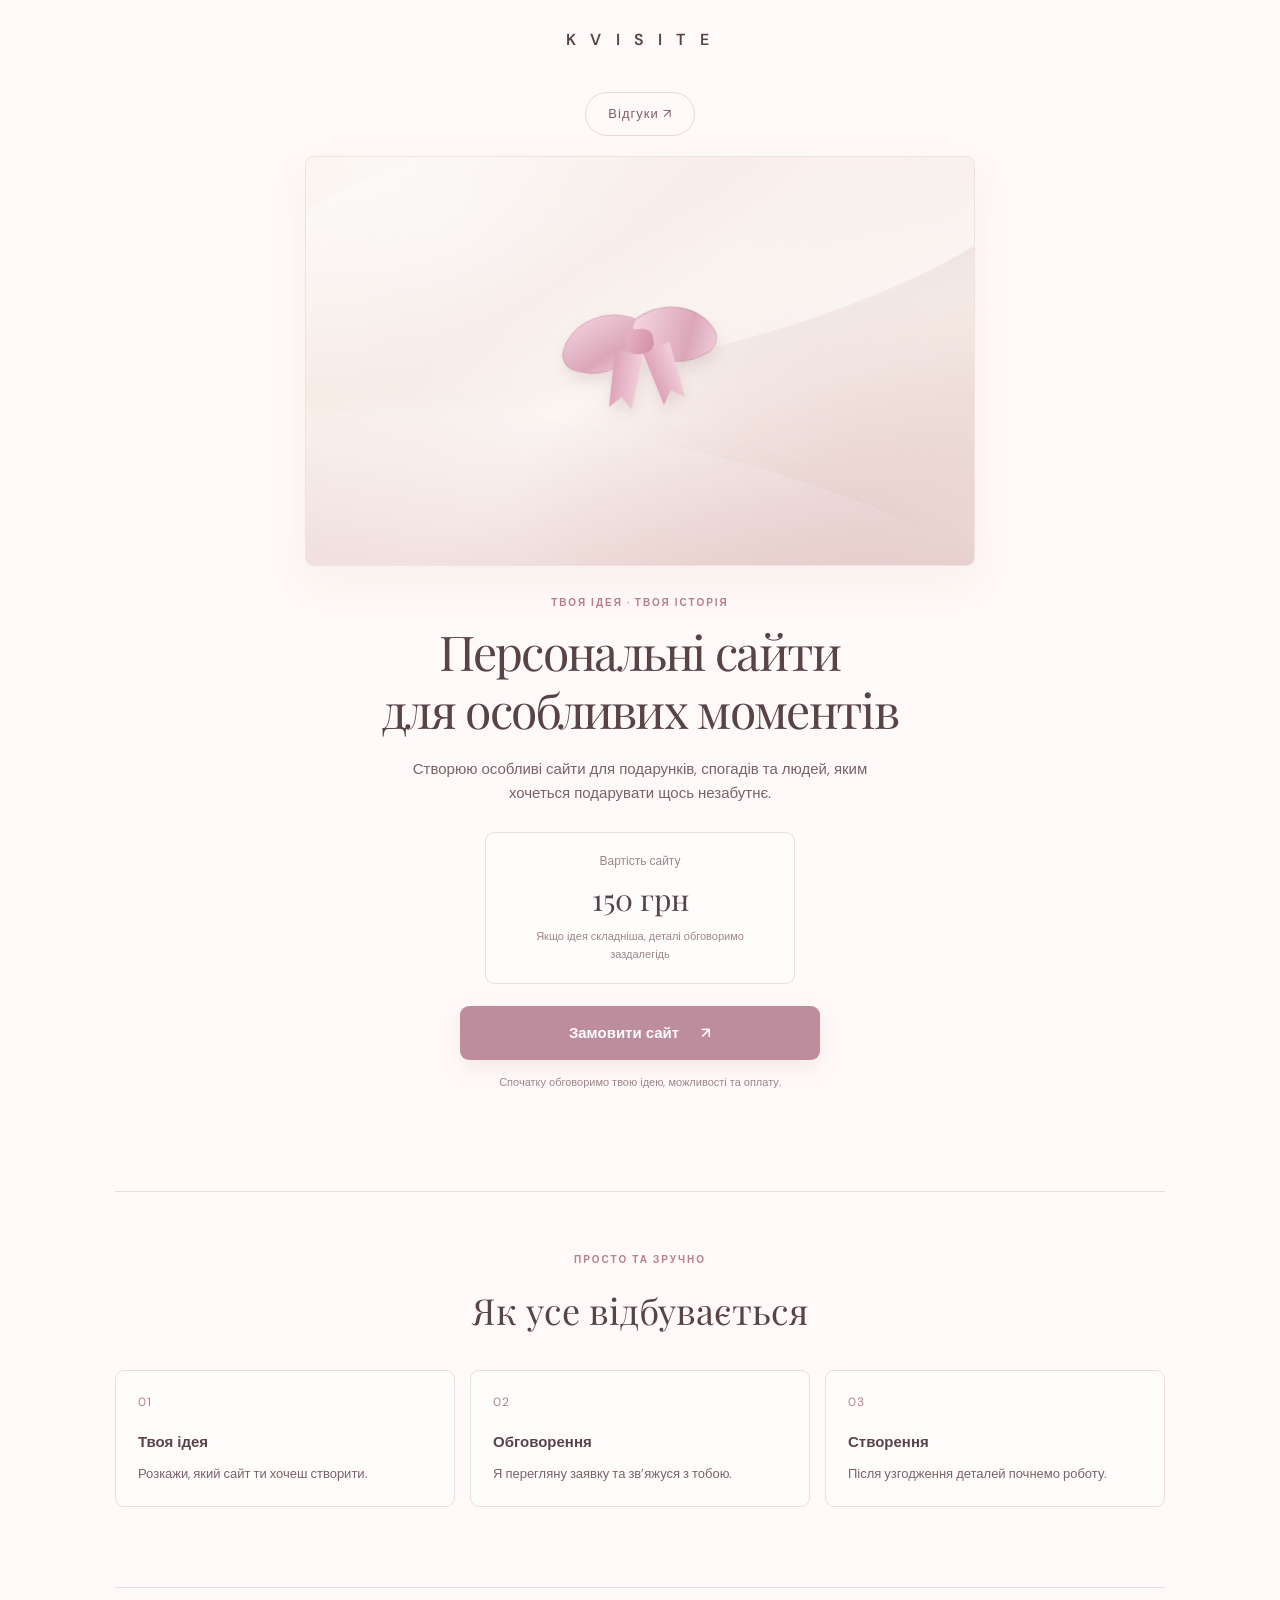
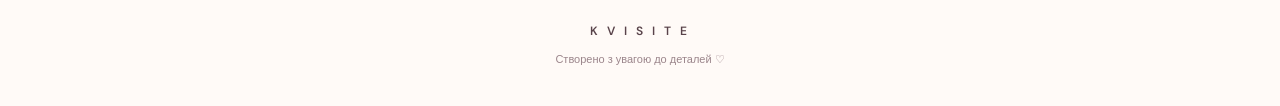
<file: index.html>
<!DOCTYPE html>
<html lang="uk">
<head>
  <meta charset="UTF-8">
  <meta name="viewport" content="width=device-width, initial-scale=1">
  <meta name="theme-color" content="#fffaf8">
  <meta name="description" content="Персональні сайти для особливих моментів. Kvisite — 150 грн.">
  <title>Kvisite — персональні сайти</title>
  <link rel="stylesheet" href="style.css">
</head>
<body>
  <main class="home">
    <header class="wordmark">K V I S I T E</header>

    <nav class="reviews-nav">
      <a href="https://t.me/kvisite" target="_blank" rel="noopener noreferrer">
        Відгуки ↗
      </a>
    </nav>

    <section class="hero">
      <div class="hero-art" aria-label="Ніжна кремова тканина з рожевим бантом">
        <div class="silk silk-one"></div>
        <div class="silk silk-two"></div>
        <div class="bow" aria-hidden="true">
          <span class="bow-loop bow-left"></span>
          <span class="bow-loop bow-right"></span>
          <span class="bow-knot"></span>
          <span class="bow-tail bow-tail-left"></span>
          <span class="bow-tail bow-tail-right"></span>
        </div>
      </div>

      <p class="eyebrow">ТВОЯ ІДЕЯ · ТВОЯ ІСТОРІЯ</p>
      <h1>Персональні сайти<br>для особливих моментів</h1>
      <p class="hero-text">
        Створюю особливі сайти для подарунків, спогадів
        та людей, яким хочеться подарувати щось незабутнє.
      </p>

      <div class="price-card">
        <span>Вартість сайту</span>
        <strong>150 грн</strong>
        <small>Якщо ідея складніша, деталі обговоримо заздалегідь</small>
      </div>

      <a class="button button-primary" href="order.html">
        Замовити сайт <span aria-hidden="true">↗</span>
      </a>

      <p class="hero-note">
        Спочатку обговоримо твою ідею, можливості та оплату.
      </p>
    </section>

    <section class="how-section">
      <p class="eyebrow">ПРОСТО ТА ЗРУЧНО</p>
      <h2>Як усе відбувається</h2>

      <div class="steps">
        <article class="step-card">
          <span class="step-number">01</span>
          <h3>Твоя ідея</h3>
          <p>Розкажи, який сайт ти хочеш створити.</p>
        </article>

        <article class="step-card">
          <span class="step-number">02</span>
          <h3>Обговорення</h3>
          <p>Я перегляну заявку та зв’яжуся з тобою.</p>
        </article>

        <article class="step-card">
          <span class="step-number">03</span>
          <h3>Створення</h3>
          <p>Після узгодження деталей почнемо роботу.</p>
        </article>
      </div>
    </section>

    <footer class="site-footer">
      <span>K V I S I T E</span>
      <p>Створено з увагою до деталей ♡</p>
    </footer>
  </main>
</body>
</html>
</file>
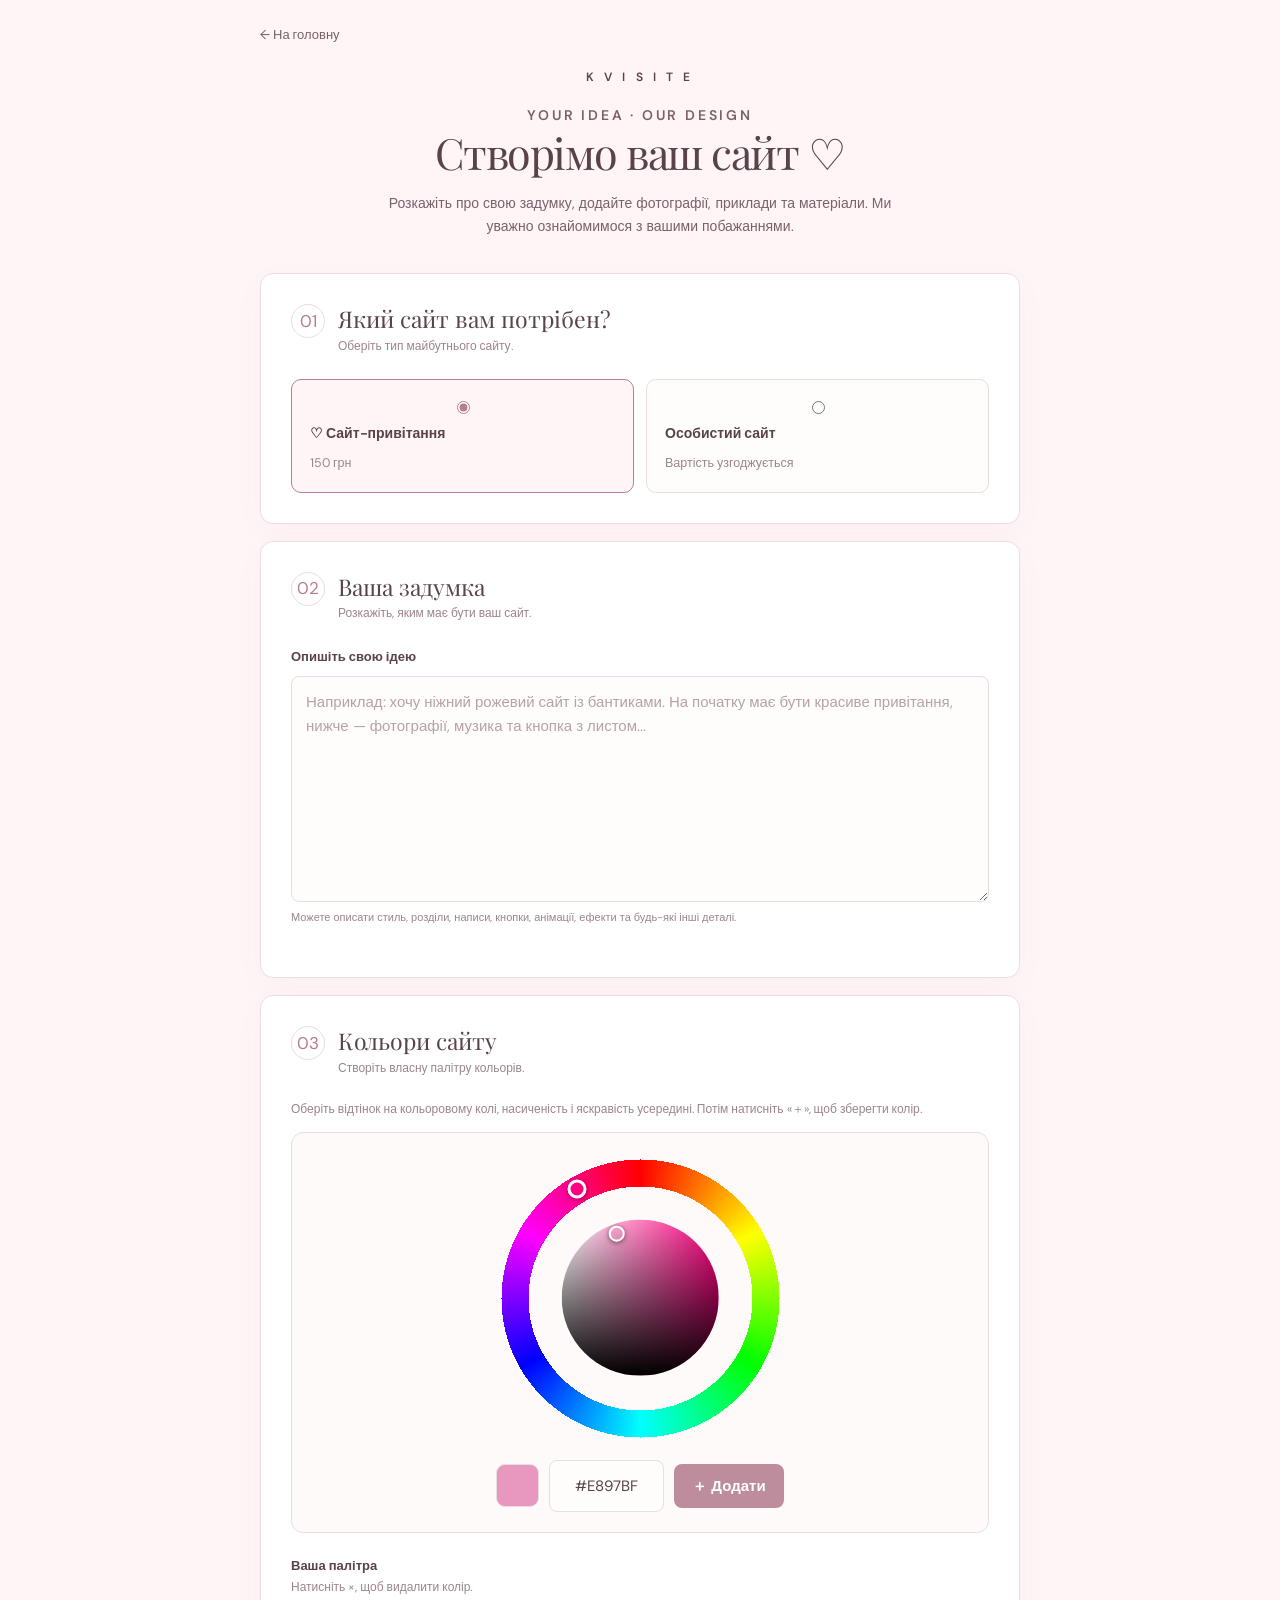
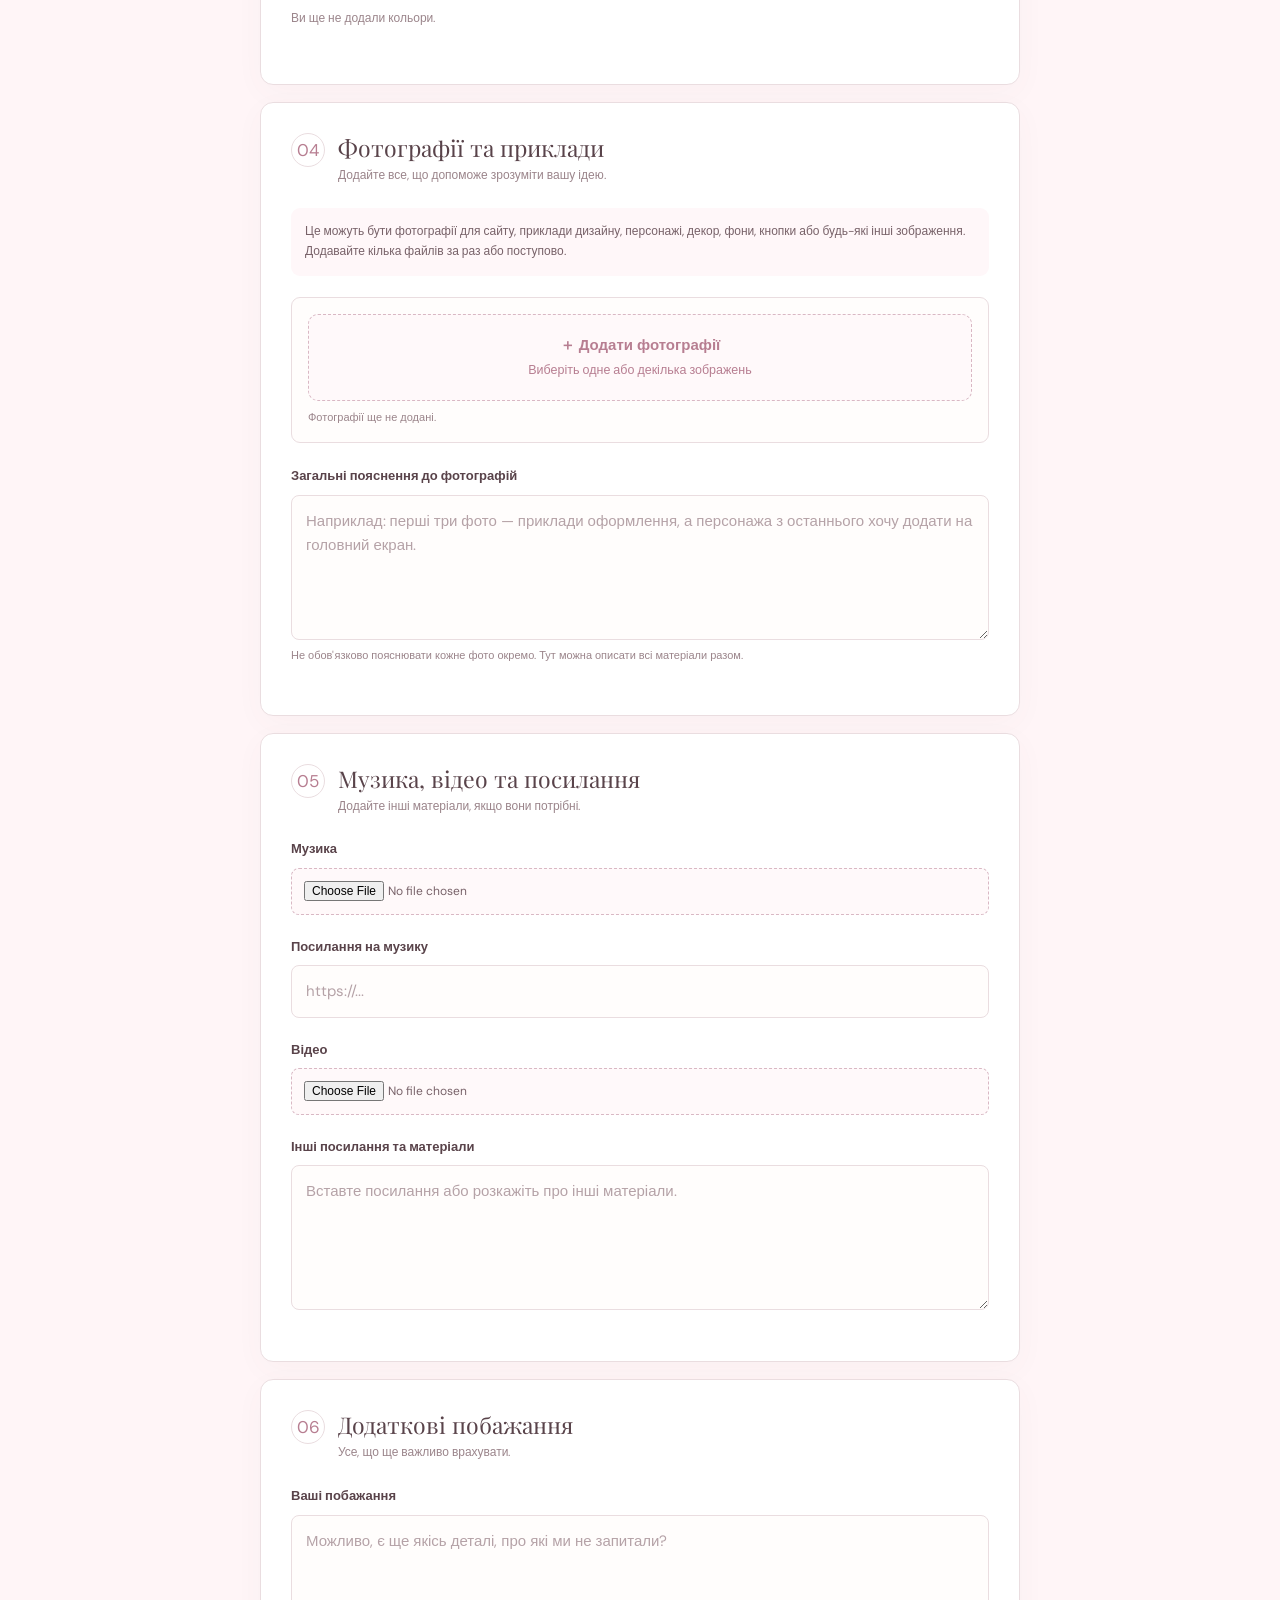
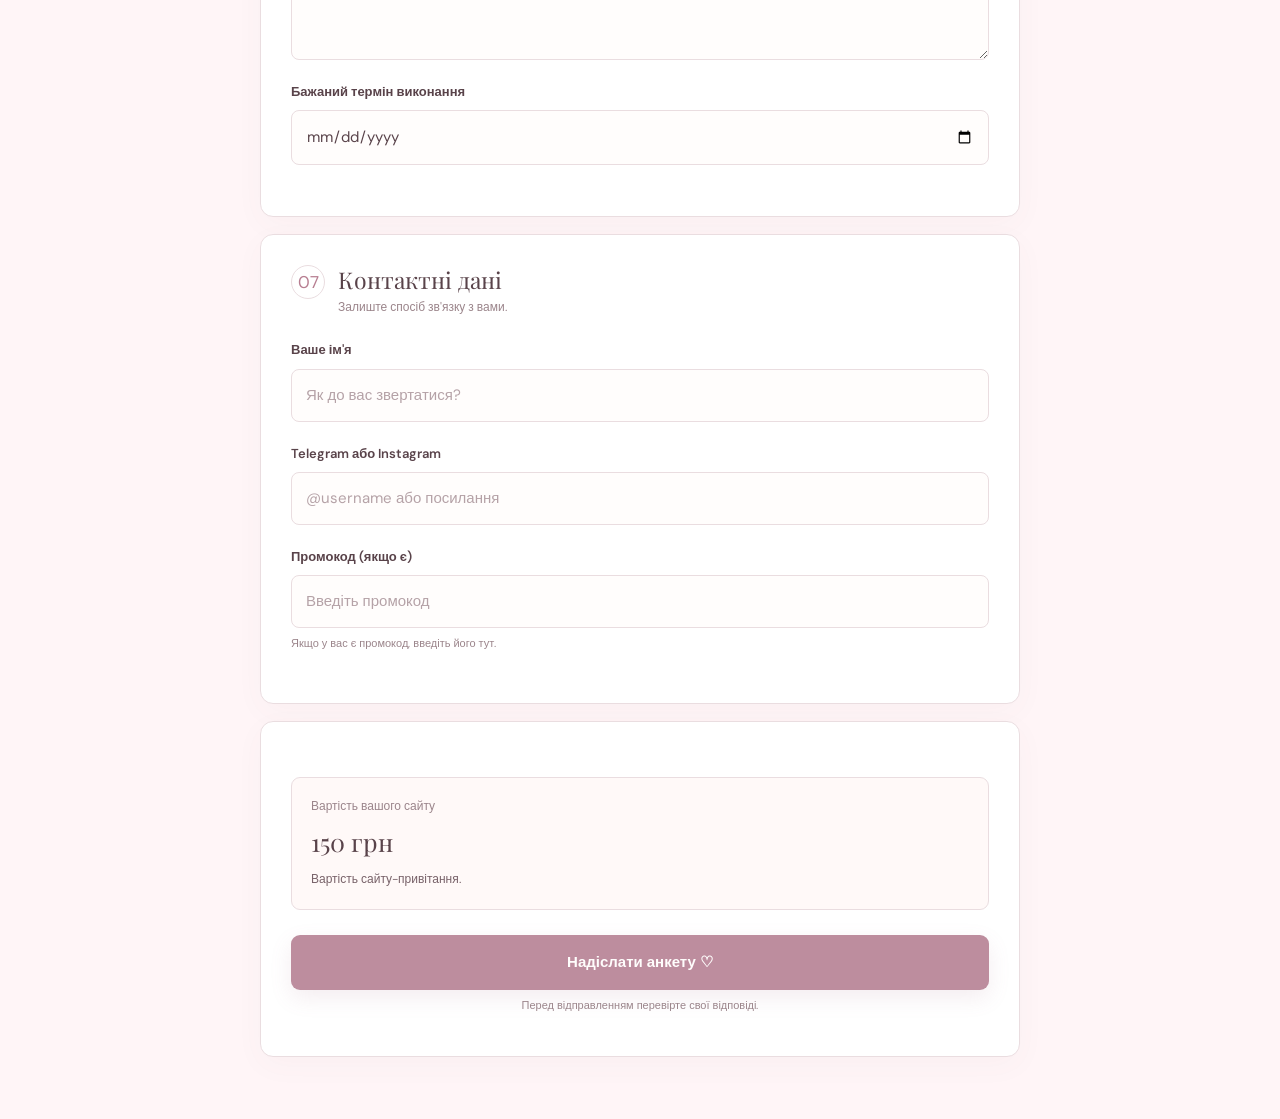
<file: order.html>
<!DOCTYPE html>
<html lang="uk">
<head>
<meta charset="UTF-8">
<meta name="viewport" content="width=device-width, initial-scale=1.0">
<title>Замовлення — KVISITE</title>
<link rel="stylesheet" href="style.css">
<style>
/* Додаткові стилі нової анкети */
.order-wrap{max-width:760px}
.order-header{margin-bottom:35px}
.form-card{padding:clamp(18px,4vw,30px);border-radius:13px}
.card-heading{margin-bottom:22px}
.card-heading h2{font-size:23px}
.field textarea{min-height:145px}
.type-grid{display:grid;grid-template-columns:repeat(2,minmax(0,1fr));gap:12px}
.type-card{display:flex;flex-direction:column;gap:8px;padding:18px;border:1px solid var(--border);border-radius:10px;background:#fffdfc;cursor:pointer}
.type-card:has(input:checked){border-color:var(--pink-dark);background:#fff5f7}
.type-card input{accent-color:var(--pink-dark)}
.type-card strong{font-size:14px}
.type-card small{color:var(--muted)}
.hint{color:var(--muted);font-size:12px;line-height:1.6}
.color-editor{display:flex;flex-direction:column;align-items:center;gap:17px;padding:20px 10px;border:1px solid var(--border);border-radius:12px;background:#fffafa}
.color-picker{position:relative;width:min(100%,290px);aspect-ratio:1;touch-action:none}
#colorWheel{display:block;width:100%;height:100%;cursor:crosshair;touch-action:none}
.color-marker{position:absolute;width:19px;height:19px;border:3px solid white;border-radius:50%;box-shadow:0 1px 5px #0006;transform:translate(-50%,-50%);pointer-events:none}
.sv-area{position:absolute;left:50%;top:50%;width:54%;height:54%;transform:translate(-50%,-50%);border-radius:50%;overflow:hidden;cursor:crosshair;touch-action:none}
.sv-color{position:absolute;inset:0}
.sv-marker{position:absolute;width:16px;height:16px;border:2px solid white;border-radius:50%;box-shadow:0 1px 5px #0008;transform:translate(-50%,-50%);pointer-events:none}
.color-controls{display:flex;align-items:center;justify-content:center;flex-wrap:wrap;gap:10px;width:100%}
.current-color{width:43px;height:43px;border:1px solid var(--border);border-radius:9px;background:#e7b8c7}
.hex-input{width:115px!important;min-height:43px!important;text-transform:uppercase;text-align:center}
.add-color{min-height:43px;padding:10px 18px;border:0;border-radius:8px;color:white;background:#bd8d9e;font-weight:600}
.add-color:hover{background:#a97689}
.color-list{display:flex;flex-wrap:wrap;gap:10px;min-height:45px;width:100%;margin-top:10px}
.saved-color{position:relative;width:43px;height:43px;border:1px solid #e5d8dc;border-radius:9px}
.saved-color button{position:absolute;top:-8px;right:-8px;width:20px;height:20px;padding:0;border:1px solid white;border-radius:50%;color:white;background:#b77e91;font-size:14px;line-height:17px}
.empty-colors{color:var(--muted);font-size:12px}
.material-note{padding:14px;border-radius:9px;color:var(--brown-soft);background:#fff7f9;font-size:12px}
.photo-add{display:block;padding:18px;border:1px dashed #d9b8c4;border-radius:10px;color:var(--pink-dark);background:#fff9fa;text-align:center;cursor:pointer}
.photo-add input{display:none}
.photo-item{display:grid;grid-template-columns:68px minmax(0,1fr) 30px;gap:11px;align-items:center;padding:12px 0;border-bottom:1px solid var(--border)}
.photo-item img{width:68px;height:68px;border-radius:8px;object-fit:cover}
.photo-item small{display:block;margin-bottom:5px;overflow-wrap:anywhere;color:var(--brown-soft)}
.photo-comment{min-height:40px!important;padding:8px 10px!important;font-size:12px!important}
.remove-file{border:0;color:var(--pink-dark);background:transparent;font-size:22px}
.check-list{display:grid;grid-template-columns:repeat(2,minmax(0,1fr));gap:9px}
.check-option{display:flex;align-items:center;gap:9px;padding:12px;border:1px solid var(--border);border-radius:8px;font-size:13px;cursor:pointer}
.check-option:has(input:checked){border-color:var(--pink-dark);background:#fff5f7}
.check-option input{accent-color:var(--pink-dark)}
.price-note strong{font-size:25px}
@media(max-width:480px){.type-grid,.check-list{grid-template-columns:1fr}.photo-item{grid-template-columns:55px minmax(0,1fr) 25px}.photo-item img{width:55px;height:55px}}
</style>
</head>
<body class="order-page">
<main class="order-wrap">
  <a href="index.html" class="back-link">← На головну</a>

  <header class="order-header">
    <div class="mini-wordmark">K V I S I T E</div>
    <p class="eyebrow">YOUR IDEA · OUR DESIGN</p>
    <h1>Створімо ваш сайт ♡</h1>
    <p>Розкажіть про свою задумку, додайте фотографії, приклади та матеріали. Ми уважно ознайомимося з вашими побажаннями.</p>
  </header>

  <form id="orderForm">
    <section class="form-card">
      <div class="card-heading">
        <div class="card-flower">01</div>
        <div><h2>Який сайт вам потрібен?</h2><p>Оберіть тип майбутнього сайту.</p></div>
      </div>
      <div class="type-grid">
        <label class="type-card">
          <input type="radio" name="siteType" value="Сайт-привітання" checked>
          <strong>♡ Сайт-привітання</strong><small>150 грн</small>
        </label>
        <label class="type-card">
          <input type="radio" name="siteType" value="Особистий сайт">
          <strong>Особистий сайт</strong><small>Вартість узгоджується</small>
        </label>
      </div>
    </section>

    <section class="form-card">
      <div class="card-heading">
        <div class="card-flower">02</div>
        <div><h2>Ваша задумка</h2><p>Розкажіть, яким має бути ваш сайт.</p></div>
      </div>
      <label class="field">
        <span>Опишіть свою ідею</span>
        <textarea name="idea" rows="8" placeholder="Наприклад: хочу ніжний рожевий сайт із бантиками. На початку має бути красиве привітання, нижче — фотографії, музика та кнопка з листом..."></textarea>
        <small>Можете описати стиль, розділи, написи, кнопки, анімації, ефекти та будь-які інші деталі.</small>
      </label>
    </section>

    <section class="form-card">
      <div class="card-heading">
        <div class="card-flower">03</div>
        <div><h2>Кольори сайту</h2><p>Створіть власну палітру кольорів.</p></div>
      </div>
      <p class="hint">Оберіть відтінок на кольоровому колі, насиченість і яскравість усередині. Потім натисніть «＋», щоб зберегти колір.</p>
      <div class="color-editor">
        <div class="color-picker" id="colorPicker">
          <canvas id="colorWheel" width="290" height="290" aria-label="Кольорове коло"></canvas>
          <div class="color-marker" id="wheelMarker"></div>
          <div class="sv-area" id="svArea">
            <div class="sv-color" id="svColor"></div>
            <div class="sv-marker" id="svMarker"></div>
          </div>
        </div>
        <div class="color-controls">
          <div class="current-color" id="currentColor"></div>
          <input class="hex-input" id="hexInput" value="#E7B8C7" maxlength="7" aria-label="HEX колір">
          <button type="button" class="add-color" id="addColor">＋ Додати</button>
        </div>
      </div>
      <div style="margin-top:20px">
        <strong style="font-size:13px">Ваша палітра</strong>
        <p class="hint">Натисніть ×, щоб видалити колір.</p>
        <div class="color-list" id="colorList"><span class="empty-colors">Ви ще не додали кольори.</span></div>
      </div>
    </section>

    <section class="form-card">
      <div class="card-heading">
        <div class="card-flower">04</div>
        <div><h2>Фотографії та приклади</h2><p>Додайте все, що допоможе зрозуміти вашу ідею.</p></div>
      </div>
      <div class="material-note">Це можуть бути фотографії для сайту, приклади дизайну, персонажі, декор, фони, кнопки або будь-які інші зображення. Додавайте кілька файлів за раз або поступово.</div>
      <div class="upload-block">
        <label class="photo-add">
          <strong>＋ Додати фотографії</strong><br>
          <small>Виберіть одне або декілька зображень</small>
          <input type="file" id="photosInput" accept="image/*" multiple>
        </label>
        <div id="photoList"></div>
        <p class="file-info" id="photoInfo">Фотографії ще не додані.</p>
      </div>
      <label class="field" style="margin-top:22px">
        <span>Загальні пояснення до фотографій</span>
        <textarea name="photoNotes" rows="4" placeholder="Наприклад: перші три фото — приклади оформлення, а персонажа з останнього хочу додати на головний екран."></textarea>
        <small>Не обов'язково пояснювати кожне фото окремо. Тут можна описати всі матеріали разом.</small>
      </label>
    </section>

    <section class="form-card">
      <div class="card-heading">
        <div class="card-flower">05</div>
        <div><h2>Музика, відео та посилання</h2><p>Додайте інші матеріали, якщо вони потрібні.</p></div>
      </div>
      <label class="field"><span>Музика</span><input type="file" name="musicFile" accept="audio/*"></label>
      <label class="field"><span>Посилання на музику</span><input type="url" name="musicLink" placeholder="https://..."></label>
      <label class="field"><span>Відео</span><input type="file" name="videoFile" accept="video/*"></label>
      <label class="field"><span>Інші посилання та матеріали</span><textarea name="otherMaterials" rows="3" placeholder="Вставте посилання або розкажіть про інші матеріали."></textarea></label>
    </section>

    <section class="form-card">
      <div class="card-heading">
        <div class="card-flower">06</div>
        <div><h2>Додаткові побажання</h2><p>Усе, що ще важливо врахувати.</p></div>
      </div>
      <label class="field"><span>Ваші побажання</span><textarea name="extraWishes" rows="4" placeholder="Можливо, є ще якісь деталі, про які ми не запитали?"></textarea></label>
      <label class="field"><span>Бажаний термін виконання</span><input type="date" name="deadline" id="deadline"></label>
    </section>

    <section class="form-card">
      <div class="card-heading">
        <div class="card-flower">07</div>
        <div><h2>Контактні дані</h2><p>Залиште спосіб зв'язку з вами.</p></div>
      </div>
      <label class="field"><span>Ваше ім'я</span><input type="text" name="recipientName" placeholder="Як до вас звертатися?" required></label>
      <label class="field"><span>Telegram або Instagram</span><input type="text" name="contact" placeholder="@username або посилання" required></label>
      <label class="field">
        <span>Промокод (якщо є)</span>
        <input type="text" name="promoCode" placeholder="Введіть промокод">
        <small>Якщо у вас є промокод, введіть його тут.</small>
      </label>
    </section>

    <section class="form-card">
      <div class="price-note">
        <span>Вартість вашого сайту</span>
        <strong id="finalPrice">150 грн</strong>
        <p id="finalPriceNote">Вартість сайту-привітання.</p>
      </div>
      <button class="button button-primary submit-button" id="submitButton" type="submit">Надіслати анкету ♡</button>
      <p class="submit-note">Перед відправленням перевірте свої відповіді.</p>
      <p class="form-status" id="formStatus" role="status"></p>
    </section>
  </form>
</main>

<div class="success-toast" id="successToast" hidden>
  <div class="success-mark">♡</div>
  <h2>Дякуємо за замовлення!</h2>
  <p>Вашу анкету надіслано. Ми зв'яжемося з вами для обговорення деталей.</p>
  <a href="index.html" class="button button-primary">На головну</a>
</div>

<script>
"use strict";

const WORKER_URL = "https://kvisite-telegram.k2503212.workers.dev/";
const MAX_TOTAL_SIZE = 70 * 1024 * 1024;

const form = document.getElementById("orderForm");
const statusBox = document.getElementById("formStatus");
const submitButton = document.getElementById("submitButton");

/* Ціна залежить від типу сайту */
const siteTypeInputs = document.querySelectorAll('input[name="siteType"]');
const finalPrice = document.getElementById("finalPrice");
const finalPriceNote = document.getElementById("finalPriceNote");

function getSelectedType() {
  return form.querySelector('input[name="siteType"]:checked').value;
}

function getTariff() {
  return getSelectedType() === "Особистий сайт"
    ? "Вартість узгоджується"
    : "150 грн";
}

function updatePrice() {
  if (getSelectedType() === "Особистий сайт") {
    finalPrice.textContent = "Вартість узгоджується";
    finalPriceNote.textContent = "Ціна залежить від складності та наповнення сайту.";
  } else {
    finalPrice.textContent = "150 грн";
    finalPriceNote.textContent = "Вартість сайту-привітання.";
  }
}
siteTypeInputs.forEach(input => input.addEventListener("change", updatePrice));
updatePrice();

/* Кольоровий редактор */
const canvas = document.getElementById("colorWheel");
const ctx = canvas.getContext("2d");
const wheelMarker = document.getElementById("wheelMarker");
const svArea = document.getElementById("svArea");
const svColor = document.getElementById("svColor");
const svMarker = document.getElementById("svMarker");
const currentColor = document.getElementById("currentColor");
const hexInput = document.getElementById("hexInput");
const colorList = document.getElementById("colorList");

const wheelSize = 290;
const wheelCenter = wheelSize / 2;
const outerRadius = 139;
const innerRadius = 112;

let hue = 330;
let saturation = 0.35;
let brightness = 0.91;
let chosenColors = [];

function hsvToRgb(h, s, v) {
  const c = v * s;
  const x = c * (1 - Math.abs((h / 60) % 2 - 1));
  const m = v - c;
  let r = 0, g = 0, b = 0;

  if (h < 60) [r,g,b] = [c,x,0];
  else if (h < 120) [r,g,b] = [x,c,0];
  else if (h < 180) [r,g,b] = [0,c,x];
  else if (h < 240) [r,g,b] = [0,x,c];
  else if (h < 300) [r,g,b] = [x,0,c];
  else [r,g,b] = [c,0,x];

  return {
    r: Math.round((r + m) * 255),
    g: Math.round((g + m) * 255),
    b: Math.round((b + m) * 255)
  };
}

function rgbToHex(rgb) {
  return "#" + [rgb.r, rgb.g, rgb.b]
    .map(value => value.toString(16).padStart(2, "0"))
    .join("").toUpperCase();
}

function currentHex() {
  return rgbToHex(hsvToRgb(hue, saturation, brightness));
}

function drawWheel() {
  const image = ctx.createImageData(wheelSize, wheelSize);

  for (let y = 0; y < wheelSize; y++) {
    for (let x = 0; x < wheelSize; x++) {
      const dx = x - wheelCenter;
      const dy = y - wheelCenter;
      const distance = Math.hypot(dx, dy);

      if (distance >= innerRadius && distance <= outerRadius) {
        const angle = Math.atan2(dy, dx) * 180 / Math.PI;
        const h = (angle + 450) % 360;
        const rgb = hsvToRgb(h, 1, 1);
        const index = (y * wheelSize + x) * 4;

        image.data[index] = rgb.r;
        image.data[index + 1] = rgb.g;
        image.data[index + 2] = rgb.b;
        image.data[index + 3] = 255;
      }
    }
  }
  ctx.putImageData(image, 0, 0);
}

function updatePicker() {
  const angle = (hue - 90) * Math.PI / 180;
  const radius = (innerRadius + outerRadius) / 2;

  wheelMarker.style.left =
    (wheelCenter + Math.cos(angle) * radius) / wheelSize * 100 + "%";
  wheelMarker.style.top =
    (wheelCenter + Math.sin(angle) * radius) / wheelSize * 100 + "%";

  svColor.style.background =
    `linear-gradient(to top, black, transparent), linear-gradient(to right, white, hsl(${hue},100%,50%))`;

  svMarker.style.left = saturation * 100 + "%";
  svMarker.style.top = (1 - brightness) * 100 + "%";

  const hex = currentHex();
  currentColor.style.background = hex;
  hexInput.value = hex;
}

function selectHue(event) {
  const rect = canvas.getBoundingClientRect();
  const x = (event.clientX - rect.left) * wheelSize / rect.width;
  const y = (event.clientY - rect.top) * wheelSize / rect.height;
  const dx = x - wheelCenter;
  const dy = y - wheelCenter;
  const distance = Math.hypot(dx, dy);

  if (distance < innerRadius - 5 || distance > outerRadius + 5) return;

  const angle = Math.atan2(dy, dx) * 180 / Math.PI;
  hue = (angle + 450) % 360;
  updatePicker();
}

function selectSV(event) {
  const rect = svArea.getBoundingClientRect();
  saturation = Math.max(0, Math.min(1, (event.clientX - rect.left) / rect.width));
  brightness = 1 - Math.max(0, Math.min(1, (event.clientY - rect.top) / rect.height));
  updatePicker();
}

canvas.addEventListener("pointerdown", event => {
  canvas.setPointerCapture(event.pointerId);
  selectHue(event);
});
canvas.addEventListener("pointermove", event => {
  if (event.buttons) selectHue(event);
});
svArea.addEventListener("pointerdown", event => {
  svArea.setPointerCapture(event.pointerId);
  selectSV(event);
});
svArea.addEventListener("pointermove", event => {
  if (event.buttons) selectSV(event);
});

/* Ввод HEX-кода вручную */
hexInput.addEventListener("change", () => {
  const value = hexInput.value.trim();
  if (!/^#[0-9a-fA-F]{6}$/.test(value)) {
    updatePicker();
    return;
  }

  const r = parseInt(value.slice(1,3),16) / 255;
  const g = parseInt(value.slice(3,5),16) / 255;
  const b = parseInt(value.slice(5,7),16) / 255;
  const max = Math.max(r,g,b);
  const min = Math.min(r,g,b);
  const delta = max - min;

  brightness = max;
  saturation = max === 0 ? 0 : delta / max;

  if (delta === 0) hue = 0;
  else if (max === r) hue = 60 * (((g-b)/delta) % 6);
  else if (max === g) hue = 60 * ((b-r)/delta + 2);
  else hue = 60 * ((r-g)/delta + 4);

  hue = (hue + 360) % 360;
  updatePicker();
});

document.getElementById("addColor").addEventListener("click", () => {
  const hex = currentHex();
  if (!chosenColors.includes(hex)) {
    chosenColors.push(hex);
    renderColors();
  }
});

function renderColors() {
  colorList.innerHTML = "";

  if (!chosenColors.length) {
    const empty = document.createElement("span");
    empty.className = "empty-colors";
    empty.textContent = "Ви ще не додали кольори.";
    colorList.appendChild(empty);
    return;
  }

  chosenColors.forEach((color, index) => {
    const item = document.createElement("div");
    item.className = "saved-color";
    item.style.background = color;
    item.title = color;

    const remove = document.createElement("button");
    remove.type = "button";
    remove.textContent = "×";
    remove.setAttribute("aria-label", "Видалити колір " + color);
    remove.addEventListener("click", () => {
      chosenColors.splice(index, 1);
      renderColors();
    });

    item.appendChild(remove);
    colorList.appendChild(item);
  });
}

drawWheel();
updatePicker();

/* Выбор нескольких фотографий постепенно */
const photosInput = document.getElementById("photosInput");
const photoList = document.getElementById("photoList");
const photoInfo = document.getElementById("photoInfo");
let photos = [];

function getTotalSize() {
  const music = form.elements.musicFile.files[0];
  const video = form.elements.videoFile.files[0];

  return photos.reduce((sum, item) => sum + item.file.size, 0)
    + (music ? music.size : 0)
    + (video ? video.size : 0);
}

function renderPhotos() {
  photoList.innerHTML = "";

  photos.forEach((item, index) => {
    const row = document.createElement("div");
    row.className = "photo-item";

    const image = document.createElement("img");
    image.src = item.preview;
    image.alt = "Попередній перегляд фото";

    const details = document.createElement("div");
    const filename = document.createElement("small");
    filename.textContent = item.file.name;

    const comment = document.createElement("input");
    comment.className = "photo-comment";
    comment.type = "text";
    comment.placeholder = "Коментар до фото (необов'язково)";
    comment.value = item.comment;
    comment.addEventListener("input", () => item.comment = comment.value);

    details.append(filename, comment);

    const remove = document.createElement("button");
    remove.className = "remove-file";
    remove.type = "button";
    remove.textContent = "×";
    remove.setAttribute("aria-label", "Видалити фото");
    remove.addEventListener("click", () => {
      URL.revokeObjectURL(item.preview);
      photos.splice(index, 1);
      renderPhotos();
    });

    row.append(image, details, remove);
    photoList.appendChild(row);
  });

  photoInfo.textContent = photos.length
    ? `Додано фото: ${photos.length}. Загальний розмір: ${(getTotalSize()/1024/1024).toFixed(1)} МБ.`
    : "Фотографії ще не додані.";
}

photosInput.addEventListener("change", () => {
  for (const file of Array.from(photosInput.files)) {
    if (!file.type.startsWith("image/")) continue;

    if (getTotalSize() + file.size > MAX_TOTAL_SIZE) {
      alert("Загальний розмір усіх файлів не може перевищувати 70 МБ.");
      break;
    }

    photos.push({
      file,
      comment: "",
      preview: URL.createObjectURL(file)
    });
  }

  photosInput.value = "";
  renderPhotos();
});

/* Дата не може бути в прошлом */
const deadline = document.getElementById("deadline");
deadline.min = new Date().toISOString().slice(0,10);

/* Проверка размера остальных файлов */
["musicFile", "videoFile"].forEach(name => {
  form.elements[name].addEventListener("change", () => {
    if (getTotalSize() > MAX_TOTAL_SIZE) {
      form.elements[name].value = "";
      alert("Загальний розмір усіх файлів не може перевищувати 70 МБ.");
    }
  });
});

/* Отправка */
form.addEventListener("submit", async event => {
  event.preventDefault();
  statusBox.textContent = "";

  if (getTotalSize() > MAX_TOTAL_SIZE) {
    statusBox.textContent = "Загальний розмір файлів перевищує 70 МБ.";
    return;
  }

  submitButton.disabled = true;
  submitButton.textContent = "Надсилаємо...";

  const details = {
    siteType: getSelectedType(),
    tariff: getTariff(),
    recipientName: form.elements.recipientName.value.trim(),
    contact: form.elements.contact.value.trim(),
    promoCode: form.elements.promoCode.value.trim(),
    deadline: form.elements.deadline.value,
    idea: form.elements.idea.value,
    selectedColors: chosenColors,
    photoNotes: form.elements.photoNotes.value,
    photoComments: photos.map(item => ({
      filename: item.file.name,
      comment: item.comment
    })),
    musicLink: form.elements.musicLink.value,
    otherMaterials: form.elements.otherMaterials.value,
    extraWishes: form.elements.extraWishes.value
  };

  const data = new FormData();
  data.append("orderDetails", JSON.stringify(details));
  data.append("tariff", getTariff());

  photos.forEach(item => data.append("photos", item.file, item.file.name));

  const music = form.elements.musicFile.files[0];
  const video = form.elements.videoFile.files[0];
  if (music) data.append("musicFile", music, music.name);
  if (video) data.append("videoFile", video, video.name);

  try {
    const response = await fetch(WORKER_URL, {
      method: "POST",
      body: data
    });

    let result;
    try {
      result = await response.json();
    } catch {
      throw new Error("Сервер повернув незрозумілу відповідь.");
    }

    if (!response.ok || !result.ok) {
      throw new Error(result.error || "Не вдалося надіслати анкету.");
    }

    document.getElementById("successToast").hidden = false;
    window.scrollTo({top:0,behavior:"smooth"});
  } catch (error) {
    statusBox.textContent = error.message || "Помилка відправлення. Спробуйте ще раз.";
  } finally {
    submitButton.disabled = false;
    submitButton.textContent = "Надіслати анкету ♡";
  }
});
</script>
</body>
</html>
</file>
<file: style.css>
@import url('https://fonts.googleapis.com/css2?family=DM+Sans:wght@400;500;600;700&family=Playfair+Display:ital,wght@0,400;0,500;1,400&display=swap');

:root {
  --cream: #fffaf7;
  --milk: #fffdfb;
  --pink-bg: #fff5f7;
  --pink: #e7b8c7;
  --pink-dark: #b77e91;
  --pink-light: #f8e6ec;
  --brown: #59434a;
  --brown-soft: #786269;
  --muted: #9b858b;
  --border: #eadde0;
  --white: #ffffff;
  --shadow: 0 16px 45px rgba(112, 71, 84, .06);
}

* {
  box-sizing: border-box;
}

html {
  scroll-behavior: smooth;
}

body {
  margin: 0;
  color: var(--brown);
  background: var(--cream);
  font-family: "DM Sans", Arial, sans-serif;
  font-size: 15px;
  line-height: 1.65;
}

button,
input,
textarea,
select {
  font: inherit;
}

button,
a,
label {
  -webkit-tap-highlight-color: transparent;
}

a {
  color: inherit;
  text-decoration: none;
}

button {
  cursor: pointer;
}

[hidden] {
  display: none !important;
}

.home {
  width: min(100% - 36px, 1050px);
  margin: 0 auto;
}

.wordmark {
  padding: 27px 0;
  text-align: center;
  font-size: 16px;
  font-weight: 600;
  letter-spacing: .32em;
  animation: fade-in .7s ease both;
}

.hero {
  width: min(100%, 670px);
  margin: 20px auto 100px;
  text-align: center;
  animation: fade-in .8s ease both;
}

.hero-art {
  position: relative;
  height: clamp(240px, 45vw, 410px);
  overflow: hidden;
  border: 1px solid #f0e2df;
  border-radius: 8px;
  background:
    radial-gradient(ellipse at 20% 15%, rgba(255,255,255,.9), transparent 38%),
    radial-gradient(ellipse at 85% 90%, #e8d2d0, transparent 45%),
    linear-gradient(135deg, #f8ede5, #fffaf6 48%, #ecdcd6);
  box-shadow: var(--shadow);
}

.silk {
  position: absolute;
  width: 130%;
  height: 65%;
  left: -15%;
  border-radius: 48%;
  transform: rotate(-13deg);
  background: linear-gradient(160deg, rgba(255,255,255,.75), rgba(228,203,198,.24), rgba(255,255,255,.7));
  box-shadow: 0 20px 50px rgba(143, 107, 107, .07);
}

.silk-one {
  top: -15%;
}

.silk-two {
  bottom: -35%;
  transform: rotate(13deg);
  background: linear-gradient(170deg, rgba(255,255,255,.45), rgba(223,192,191,.42), rgba(255,255,255,.8));
}

.bow {
  position: absolute;
  top: 47%;
  left: 50%;
  width: 155px;
  height: 120px;
  transform: translate(-50%, -50%) rotate(-8deg);
  filter: drop-shadow(0 8px 7px rgba(129, 82, 95, .14));
}

.bow-loop {
  position: absolute;
  top: 17px;
  width: 70px;
  height: 65px;
  border: 1px solid rgba(175, 112, 133, .28);
  background: linear-gradient(135deg, #f6d9e2, #dba6b9 65%, #f2d3dd);
}

.bow-left {
  left: 5px;
  border-radius: 75% 22% 68% 30%;
  transform: rotate(20deg) skew(-5deg);
}

.bow-right {
  right: 5px;
  border-radius: 22% 75% 30% 68%;
  transform: rotate(-20deg) skew(5deg);
}

.bow-knot {
  position: absolute;
  z-index: 2;
  top: 40px;
  left: 64px;
  width: 28px;
  height: 25px;
  border-radius: 40%;
  background: linear-gradient(120deg, #e8b6c7, #d18ca5);
}

.bow-tail {
  position: absolute;
  top: 60px;
  width: 34px;
  height: 57px;
  background: linear-gradient(90deg, #d99cb1, #f2d0db);
  clip-path: polygon(15% 0, 100% 0, 82% 100%, 50% 80%, 15% 100%);
}

.bow-tail-left {
  left: 40px;
  transform: rotate(14deg);
}

.bow-tail-right {
  right: 40px;
  transform: rotate(-14deg);
}

.eyebrow {
  margin: 29px 0 12px;
  color: var(--pink-dark);
  font-size: 10px;
  font-weight: 600;
  letter-spacing: .2em;
}

h1,
h2,
h3,
p {
  margin-top: 0;
}

.hero h1,
.order-header h1 {
  font-family: "Playfair Display", Georgia, serif;
  font-weight: 400;
  letter-spacing: -.035em;
  line-height: 1.2;
}

.hero h1 {
  margin-bottom: 18px;
  font-size: clamp(31px, 6vw, 48px);
}

.hero-text {
  max-width: 500px;
  margin: 0 auto 26px;
  color: var(--brown-soft);
  font-size: 15px;
}

.price-card {
  display: flex;
  flex-direction: column;
  gap: 3px;
  width: min(100%, 310px);
  margin: 0 auto 22px;
  padding: 19px;
  border: 1px solid var(--border);
  border-radius: 9px;
  background: rgba(255, 255, 255, .65);
}

.price-card > span,
.price-note > span {
  color: var(--muted);
  font-size: 12px;
}

.price-card strong,
.price-note strong {
  font-family: "Playfair Display", Georgia, serif;
  font-size: 30px;
  font-weight: 400;
}

.price-card small {
  color: var(--muted);
  font-size: 11px;
}

.button {
  display: flex;
  align-items: center;
  justify-content: center;
  gap: 22px;
  width: 100%;
  min-height: 54px;
  padding: 14px 22px;
  border: 1px solid transparent;
  border-radius: 9px;
  font-weight: 600;
  transition: background .2s ease, transform .2s ease, box-shadow .2s ease;
}

.button-primary {
  color: #fffdfc;
  background: #bd8d9e;
  box-shadow: 0 8px 22px rgba(165, 111, 131, .12);
}

.button-primary:hover {
  background: #a97689;
  transform: translateY(-1px);
}

.button-primary:disabled {
  cursor: wait;
  opacity: .7;
  transform: none;
}

.hero .button {
  width: min(100%, 360px);
  margin: 0 auto;
}

.hero-note {
  margin: 13px auto 0;
  color: var(--muted);
  font-size: 11px;
}

.how-section {
  padding: 60px 0 80px;
  border-top: 1px solid var(--border);
  text-align: center;
}

.how-section .eyebrow {
  margin-top: 0;
}

.how-section h2 {
  margin-bottom: 30px;
  font-family: "Playfair Display", Georgia, serif;
  font-size: clamp(27px, 4vw, 36px);
  font-weight: 400;
}

.steps {
  display: grid;
  grid-template-columns: repeat(3, minmax(0, 1fr));
  gap: 15px;
  text-align: left;
}

.step-card {
  padding: 22px;
  border: 1px solid var(--border);
  border-radius: 9px;
  background: rgba(255, 255, 255, .6);
}

.step-number {
  display: block;
  margin-bottom: 17px;
  color: var(--pink-dark);
  font-size: 12px;
  letter-spacing: .12em;
}

.step-card h3 {
  margin-bottom: 8px;
  font-size: 15px;
  font-weight: 600;
}

.step-card p {
  margin-bottom: 0;
  color: var(--brown-soft);
  font-size: 13px;
}

.site-footer {
  padding: 30px 0 38px;
  border-top: 1px solid var(--border);
  text-align: center;
}

.site-footer > span {
  font-size: 12px;
  font-weight: 600;
  letter-spacing: .25em;
}

.site-footer p {
  margin: 7px 0 0;
  color: var(--muted);
  font-size: 11px;
}

/* Сторінка замовлення */

.order-page {
  background: var(--pink-bg);
}

.order-wrap {
  width: min(100% - 30px, 760px);
  margin: 0 auto;
  padding: 22px 0 45px;
}

.back-link {
  display: inline-block;
  margin-bottom: 23px;
  color: var(--brown-soft);
  font-size: 13px;
}

.back-link:hover {
  color: var(--pink-dark);
}

.order-header {
  margin: 0 auto 28px;
  text-align: center;
}

.mini-wordmark {
  margin-bottom: 16px;
  font-size: 12px;
  font-weight: 600;
  letter-spacing: .3em;
}

.order-header h1 {
  margin-bottom: 13px;
  font-size: clamp(32px, 6vw, 43px);
}

.order-header p {
  max-width: 530px;
  margin: 0 auto;
  color: var(--brown-soft);
  font-size: 14px;
}

.form-card {
  margin-bottom: 17px;
  padding: clamp(19px, 4vw, 30px);
  border: 1px solid var(--border);
  border-radius: 12px;
  background: var(--white);
  box-shadow: 0 8px 30px rgba(112, 71, 84, .035);
  animation: fade-in .5s ease both;
}

.card-heading {
  display: flex;
  align-items: flex-start;
  gap: 13px;
  margin-bottom: 25px;
}

.card-flower {
  display: flex;
  flex: 0 0 34px;
  align-items: center;
  justify-content: center;
  width: 34px;
  height: 34px;
  border: 1px solid var(--border);
  border-radius: 50%;
  color: var(--pink-dark);
  font-size: 17px;
}

.card-heading h2 {
  margin: 0 0 3px;
  font-family: "Playfair Display", Georgia, serif;
  font-size: 24px;
  font-weight: 400;
  line-height: 1.3;
}

.card-heading p {
  margin: 0;
  color: var(--muted);
  font-size: 12px;
}

.field {
  display: block;
  min-width: 0;
  margin: 0 0 21px;
  padding: 0;
  border: 0;
}

.field > span,
.field > legend {
  display: block;
  margin-bottom: 8px;
  color: var(--brown);
  font-size: 13px;
  font-weight: 600;
}

.field legend {
  padding: 0;
}

input:not([type="checkbox"]):not([type="radio"]):not([type="file"]),
textarea,
select {
  display: block;
  width: 100%;
  min-height: 49px;
  padding: 13px 14px;
  border: 1px solid var(--border);
  border-radius: 8px;
  outline: none;
  color: var(--brown);
  background: #fffdfc;
  transition: border-color .2s, box-shadow .2s;
}

textarea {
  min-height: 125px;
  resize: vertical;
}

input::placeholder,
textarea::placeholder {
  color: #b5a2a7;
  opacity: 1;
}

input:focus,
textarea:focus,
select:focus {
  border-color: #c995a7;
  box-shadow: 0 0 0 3px rgba(231, 184, 199, .18);
}

.field small,
.submit-note {
  display: block;
  margin-top: 7px;
  color: var(--muted);
  font-size: 11px;
  line-height: 1.55;
}

.font-grid {
  display: grid;
  grid-template-columns: repeat(3, minmax(0, 1fr));
  gap: 10px;
}

.font-option,
.device-option {
  position: relative;
  display: flex;
  flex-direction: column;
  align-items: center;
  justify-content: center;
  gap: 5px;
  min-width: 0;
  padding: 14px 8px;
  border: 1px solid var(--border);
  border-radius: 9px;
  background: #fffdfc;
  text-align: center;
  cursor: pointer;
  transition: border-color .2s, background .2s;
}

.font-option:has(input:checked),
.device-option:has(input:checked) {
  border-color: var(--pink-dark);
  background: #fff5f7;
}

.font-option input,
.device-option input {
  position: absolute;
  top: 9px;
  right: 9px;
  accent-color: var(--pink-dark);
}

.font-sample {
  display: block;
  font-family: "Playfair Display", Georgia, serif;
  font-size: 28px;
  line-height: 1.4;
}

.elegant {
  font-style: italic;
}

.rounded-font {
  font-family: "DM Sans", sans-serif;
  font-weight: 600;
  letter-spacing: -.08em;
}

.minimal-font {
  font-family: Arial, sans-serif;
  font-weight: 300;
  letter-spacing: .08em;
}

.cute-font {
  color: var(--pink-dark);
  font-family: "Playfair Display", Georgia, serif;
}

.classic-font {
  font-family: Georgia, serif;
}

.font-option > span:last-child {
  color: var(--brown-soft);
  font-size: 11px;
}

.device-options {
  display: grid;
  grid-template-columns: repeat(2, minmax(0, 1fr));
  gap: 12px;
  margin-bottom: 9px;
}

.device-option {
  min-height: 135px;
  gap: 4px;
}

.device-icon {
  margin-bottom: 5px;
  color: var(--pink-dark);
  font-size: 29px;
}

.device-option strong {
  font-size: 14px;
}

.device-option small {
  color: var(--muted);
  font-size: 11px;
}

.feature-grid {
  display: grid;
  grid-template-columns: repeat(2, minmax(0, 1fr));
  gap: 9px;
}

.feature-option {
  display: flex;
  align-items: center;
  gap: 9px;
  min-height: 49px;
  padding: 10px 12px;
  border: 1px solid var(--border);
  border-radius: 8px;
  color: var(--brown-soft);
  font-size: 12px;
  cursor: pointer;
}

.feature-option:has(input:checked) {
  border-color: var(--pink-dark);
  background: #fff5f7;
  color: var(--brown);
}

.feature-option input {
  accent-color: var(--pink-dark);
}

.feature-option > span {
  color: var(--pink-dark);
  font-size: 17px;
}

.upload-block {
  margin-top: 21px;
  padding: 16px;
  border: 1px solid var(--border);
  border-radius: 9px;
  background: #fffdfc;
}

.upload-block .field:last-child {
  margin-bottom: 0;
}

input[type="file"] {
  display: block;
  width: 100%;
  padding: 12px;
  border: 1px dashed #d9b8c4;
  border-radius: 8px;
  color: var(--brown-soft);
  background: #fff9fa;
  font-size: 12px;
}

.photo-preview {
  display: grid;
  grid-template-columns: repeat(3, minmax(0, 1fr));
  gap: 10px;
  margin-top: 12px;
}

.photo-thumb {
  position: relative;
  min-width: 0;
  overflow: hidden;
  border: 1px solid var(--border);
  border-radius: 8px;
  background: var(--pink-bg);
}

.photo-thumb img {
  display: block;
  width: 100%;
  aspect-ratio: 1;
  object-fit: cover;
}

.photo-thumb > span {
  display: block;
  overflow: hidden;
  padding: 5px 7px;
  color: var(--brown-soft);
  font-size: 10px;
  text-overflow: ellipsis;
  white-space: nowrap;
}

.photo-thumb button {
  position: absolute;
  top: 5px;
  right: 5px;
  display: grid;
  width: 27px;
  height: 27px;
  place-items: center;
  border: 1px solid rgba(255,255,255,.8);
  border-radius: 50%;
  color: var(--brown);
  background: rgba(255,255,255,.94);
  font-size: 20px;
}

.file-info {
  margin: 7px 0 0;
  color: var(--muted);
  font-size: 11px;
  overflow-wrap: anywhere;
}

.conditional-block {
  margin-top: 18px;
  padding: 16px;
  border: 1px solid var(--border);
  border-radius: 9px;
  background: #fff7f9;
}

.conditional-title {
  margin-bottom: 15px;
  color: var(--pink-dark);
  font-family: "Playfair Display", Georgia, serif;
  font-size: 20px;
}

.price-note {
  display: flex;
  flex-direction: column;
  gap: 4px;
  margin: 25px 0;
  padding: 19px;
  border: 1px solid var(--border);
  border-radius: 9px;
  background: #fff9f8;
}

.price-note strong {
  font-family: "Playfair Display", Georgia, serif;
  font-size: 29px;
  font-weight: 400;
}

.price-note p {
  margin: 4px 0 0;
  color: var(--brown-soft);
  font-size: 12px;
}

.submit-button {
  margin-top: 13px;
}

.submit-note {
  text-align: center;
}

.form-status {
  margin: 12px 0 0;
  color: #a34e61;
  font-size: 13px;
  overflow-wrap: anywhere;
}

.success-toast {
  position: fixed;
  z-index: 10;
  inset: 0;
  display: flex;
  flex-direction: column;
  align-items: center;
  justify-content: center;
  padding: 30px;
  background: var(--pink-bg);
  text-align: center;
  animation: fade-in .4s ease both;
}

.success-mark {
  display: grid;
  width: 60px;
  height: 60px;
  margin-bottom: 18px;
  place-items: center;
  border: 1px solid var(--border);
  border-radius: 50%;
  color: var(--pink-dark);
  background: white;
  font-size: 28px;
}

.success-toast h2 {
  font-family: "Playfair Display", Georgia, serif;
  font-size: 31px;
  font-weight: 400;
}

.success-toast p {
  max-width: 420px;
  color: var(--brown-soft);
}

.success-toast .button {
  max-width: 300px;
  margin-top: 15px;
}

@keyframes fade-in {
  from {
    opacity: 0;
    transform: translateY(8px);
  }
  to {
    opacity: 1;
    transform: translateY(0);
  }
}

@media (max-width: 600px) {
  .home {
    width: min(100% - 28px, 500px);
  }

  .wordmark {
    padding: 23px 0;
    font-size: 13px;
  }

  .hero {
    margin-top: 8px;
    margin-bottom: 65px;
  }

  .hero-art {
    height: 260px;
  }

  .bow {
    transform: translate(-50%, -50%) scale(.82) rotate(-8deg);
  }

  .hero-text {
    font-size: 14px;
  }

  .steps {
    grid-template-columns: 1fr;
  }

  .step-card {
    padding: 17px;
  }

  .step-number {
    margin-bottom: 8px;
  }

  .order-wrap {
    width: min(100% - 22px, 500px);
    padding-top: 16px;
  }

  .form-card {
    padding: 18px 15px;
    border-radius: 10px;
  }

  .card-heading {
    margin-bottom: 22px;
  }

  .card-heading h2 {
    font-size: 22px;
  }

  .font-grid {
    grid-template-columns: repeat(2, minmax(0, 1fr));
  }

  .feature-grid {
    grid-template-columns: 1fr;
  }

  .photo-preview {
    grid-template-columns: repeat(3, minmax(0, 1fr));
  }
}

@media (prefers-reduced-motion: reduce) {
  *,
  *::before,
  *::after {
    scroll-behavior: auto !important;
    animation-duration: .01ms !important;
    animation-iteration-count: 1 !important;
    transition-duration: .01ms !important;
  }
}
.reviews-nav {
  display: flex;
  justify-content: center;
  padding: 12px 20px 0;
}

.reviews-nav a {
  color: #805d68;
  text-decoration: none;
  font-size: 13px;
  letter-spacing: 1px;
  border: 1px solid #ead8d9;
  border-radius: 30px;
  padding: 10px 22px;
  transition: background 0.2s ease;
}

.reviews-nav a:hover {
  background: #f8e9e9;
}
</file>
